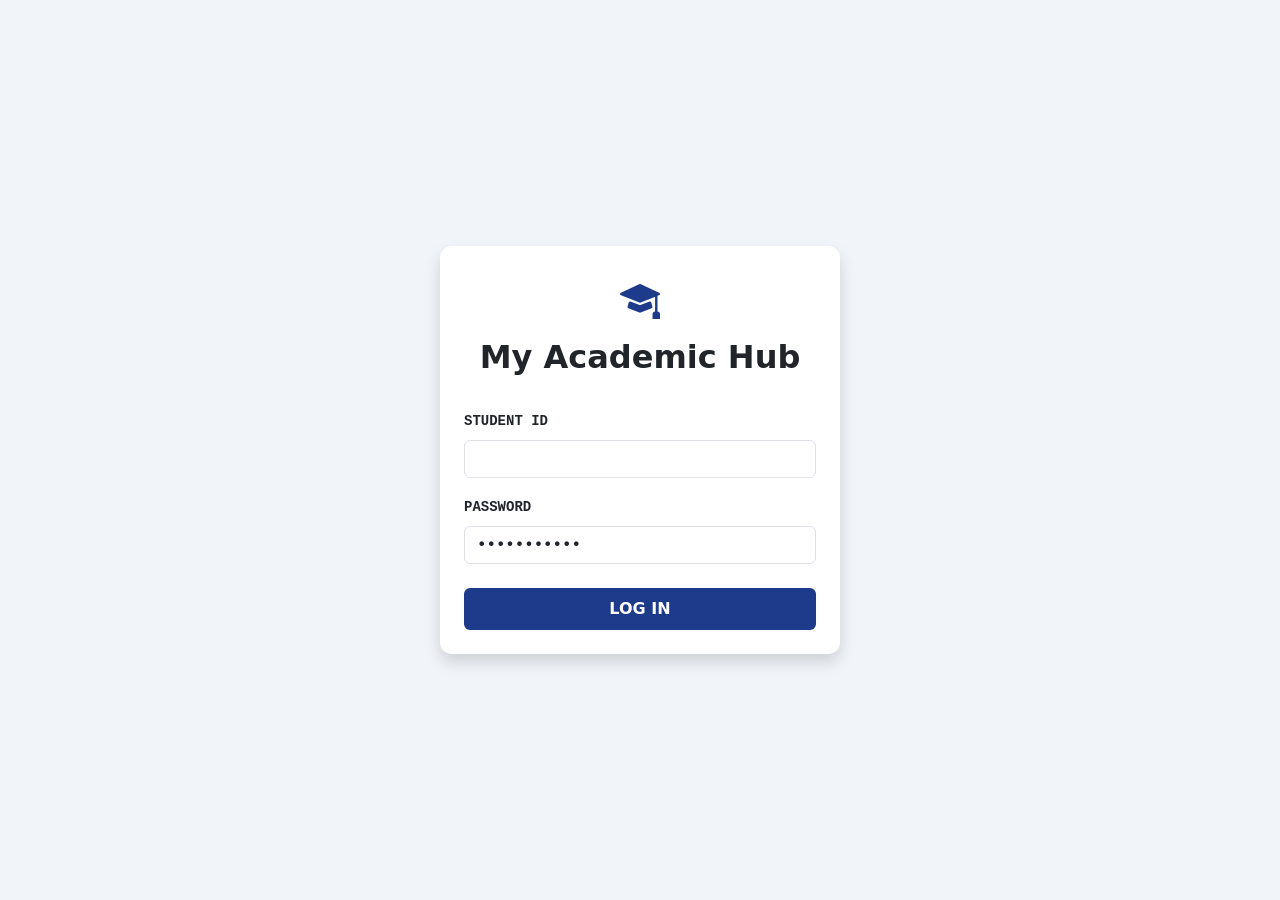
<file: index.html>
<!DOCTYPE html>
<html lang="en">
<head>
    <meta charset="UTF-8">
    <meta name="viewport" content="width=device-width, initial-scale=1.0">
    <title>My Academic Hub - Login</title>
    <link href="https://cdn.jsdelivr.net/npm/bootstrap@5.3.3/dist/css/bootstrap.min.css" rel="stylesheet">
    <link rel="stylesheet" href="https://cdn.jsdelivr.net/npm/bootstrap-icons@1.11.3/font/bootstrap-icons.min.css">
    <style>
        body { background-color: #f1f5f9; height: 100vh; display: flex; align-items: center; justify-content: center; }
        .login-card { max-width: 400px; width: 100%; border: none; border-radius: 12px; }
        .btn-custom { background-color: #1e3a8a; color: white; }
        .btn-custom:hover { background-color: #1e40af; color: white; }
    </style>
</head>
<body>
<div class="card login-card shadow p-4">
    <div class="text-center mb-4">
        <i class="bi bi-mortarboard-fill fs-1" style="color: #1e3a8a;"></i>
        <h2 class="fw-bold mt-2">My Academic Hub</h2>
    </div>
    <form action="dashboard.html" method="GET">
        <div class="mb-3">
            <label class="form-label font-monospace small fw-bold">STUDENT ID</label>
            <input type="text" class="form-control" value=" " required>
        </div>
        <div class="mb-4">
            <label class="form-label font-monospace small fw-bold">PASSWORD</label>
            <input type="password" class="form-control" value="password123" required>
        </div>
        <button type="submit" class="btn btn-custom w-100 py-2 fw-bold">LOG IN</button>
    </form>
</div>
</body>
</html>
</file>
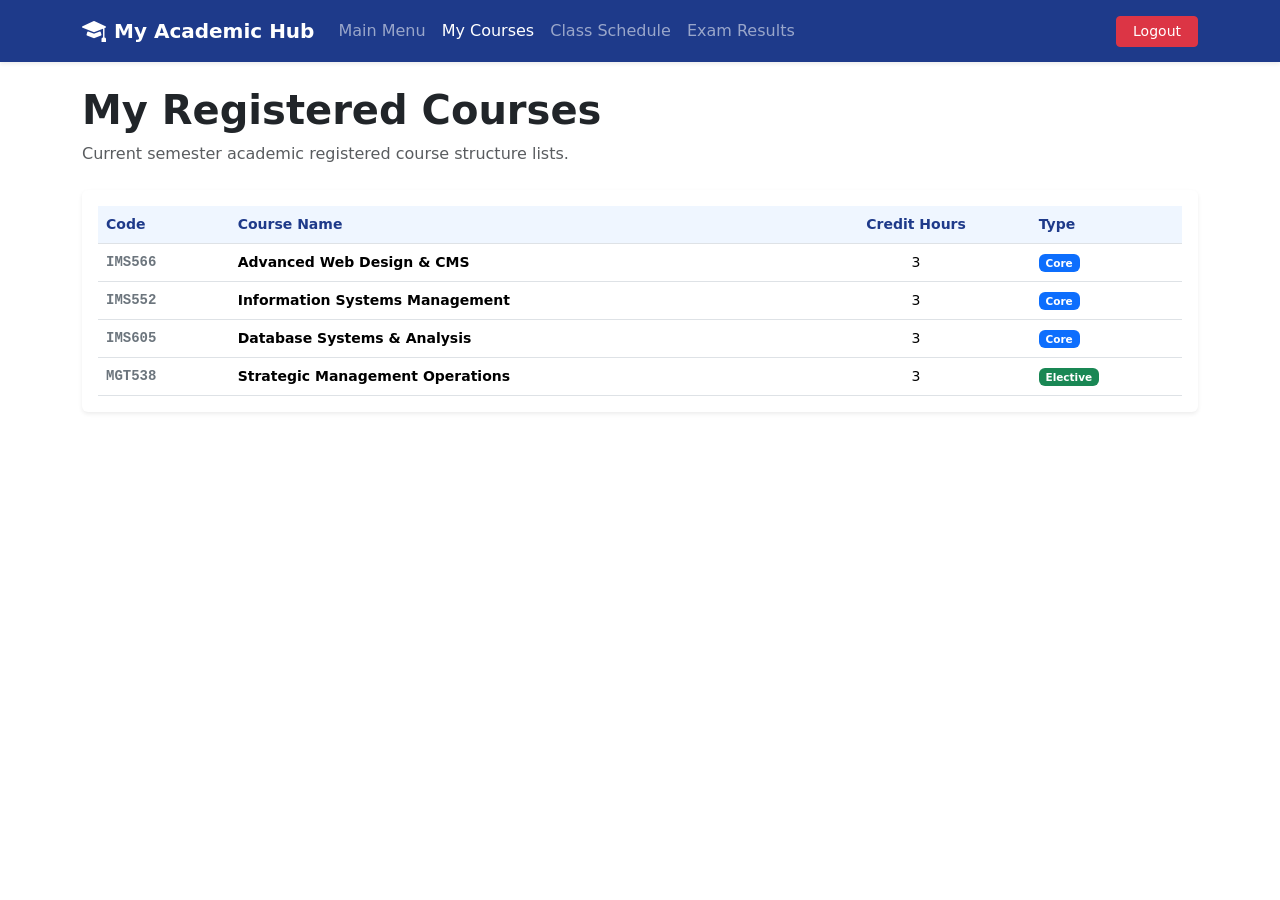
<file: courses.html>
<!DOCTYPE html>
<html lang="en">
<head>
    <meta charset="UTF-8">
    <meta name="viewport" content="width=device-width, initial-scale=1.0">
    <title>My Academic Hub - My Courses</title>
    <link href="https://cdn.jsdelivr.net/npm/bootstrap@5.3.3/dist/css/bootstrap.min.css" rel="stylesheet">
    <link rel="stylesheet" href="https://cdn.jsdelivr.net/npm/bootstrap-icons@1.11.3/font/bootstrap-icons.min.css">
    <style>
        .navbar-custom { background-color: #1e3a8a; }
        .table-header-custom th { background-color: #eff6ff !important; color: #1e3a8a !important; }
        [data-bs-theme="dark"] .bg-white { background-color: #1e293b !important; }
        [data-bs-theme="dark"] .text-dark { color: #f8f9fa !important; }
        [data-bs-theme="dark"] .table-header-custom th { background-color: #1e293b !important; color: #3b82f6 !important; }
    </style>
</head>
<body>

<nav class="navbar navbar-expand-md navbar-dark navbar-custom shadow-sm mb-4">
    <div class="container">
        <a class="navbar-brand fw-bold d-flex align-items-center gap-2" href="dashboard.html"><i class="bi bi-mortarboard-fill fs-4 text-white"></i><span>My Academic Hub</span></a>
        <div class="collapse navbar-collapse" id="mainNav">
            <ul class="navbar-nav me-auto mb-2 mb-md-0">
                <li class="nav-item"><a class="nav-link" href="dashboard.html">Main Menu</a></li>
                <li class="nav-item"><a class="nav-link active" href="courses.html">My Courses</a></li>
                <li class="nav-item"><a class="nav-link" href="schedule.html">Class Schedule</a></li>
                <li class="nav-item"><a class="nav-link" href="results.html">Exam Results</a></li>
            </ul>
            <a href="index.html" class="btn btn-danger btn-sm px-3">Logout</a>
        </div>
    </div>
</nav>

<div class="container pb-5">
    <div class="mb-4">
        <h1 class="fw-bold text-dark">My Registered Courses</h1>
        <p class="text-muted">Current semester academic registered course structure lists.</p>
    </div>

    <div class="card shadow-sm border-0 bg-white p-3">
        <div class="table-responsive">
            <table class="table table-hover align-middle m-0" style="font-size: 14px;">
                <thead class="table-header-custom">
                    <tr><th>Code</th><th>Course Name</th><th class="text-center">Credit Hours</th><th>Type</th></tr>
                </thead>
                <tbody class="text-dark">
                    <tr><td class="font-monospace fw-bold text-secondary">IMS566</td><td class="fw-semibold">Advanced Web Design & CMS</td><td class="text-center">3</td><td><span class="badge bg-primary">Core</span></td></tr>
                    <tr><td class="font-monospace fw-bold text-secondary">IMS552</td><td class="fw-semibold">Information Systems Management</td><td class="text-center">3</td><td><span class="badge bg-primary">Core</span></td></tr>
                    <tr><td class="font-monospace fw-bold text-secondary">IMS605</td><td class="fw-semibold">Database Systems & Analysis</td><td class="text-center">3</td><td><span class="badge bg-primary">Core</span></td></tr>
                    <tr><td class="font-monospace fw-bold text-secondary">MGT538</td><td class="fw-semibold">Strategic Management Operations</td><td class="text-center">3</td><td><span class="badge bg-success">Elective</span></td></tr>
                </tbody>
            </table>
        </div>
    </div>
</div>
</body>
</html>
</file>
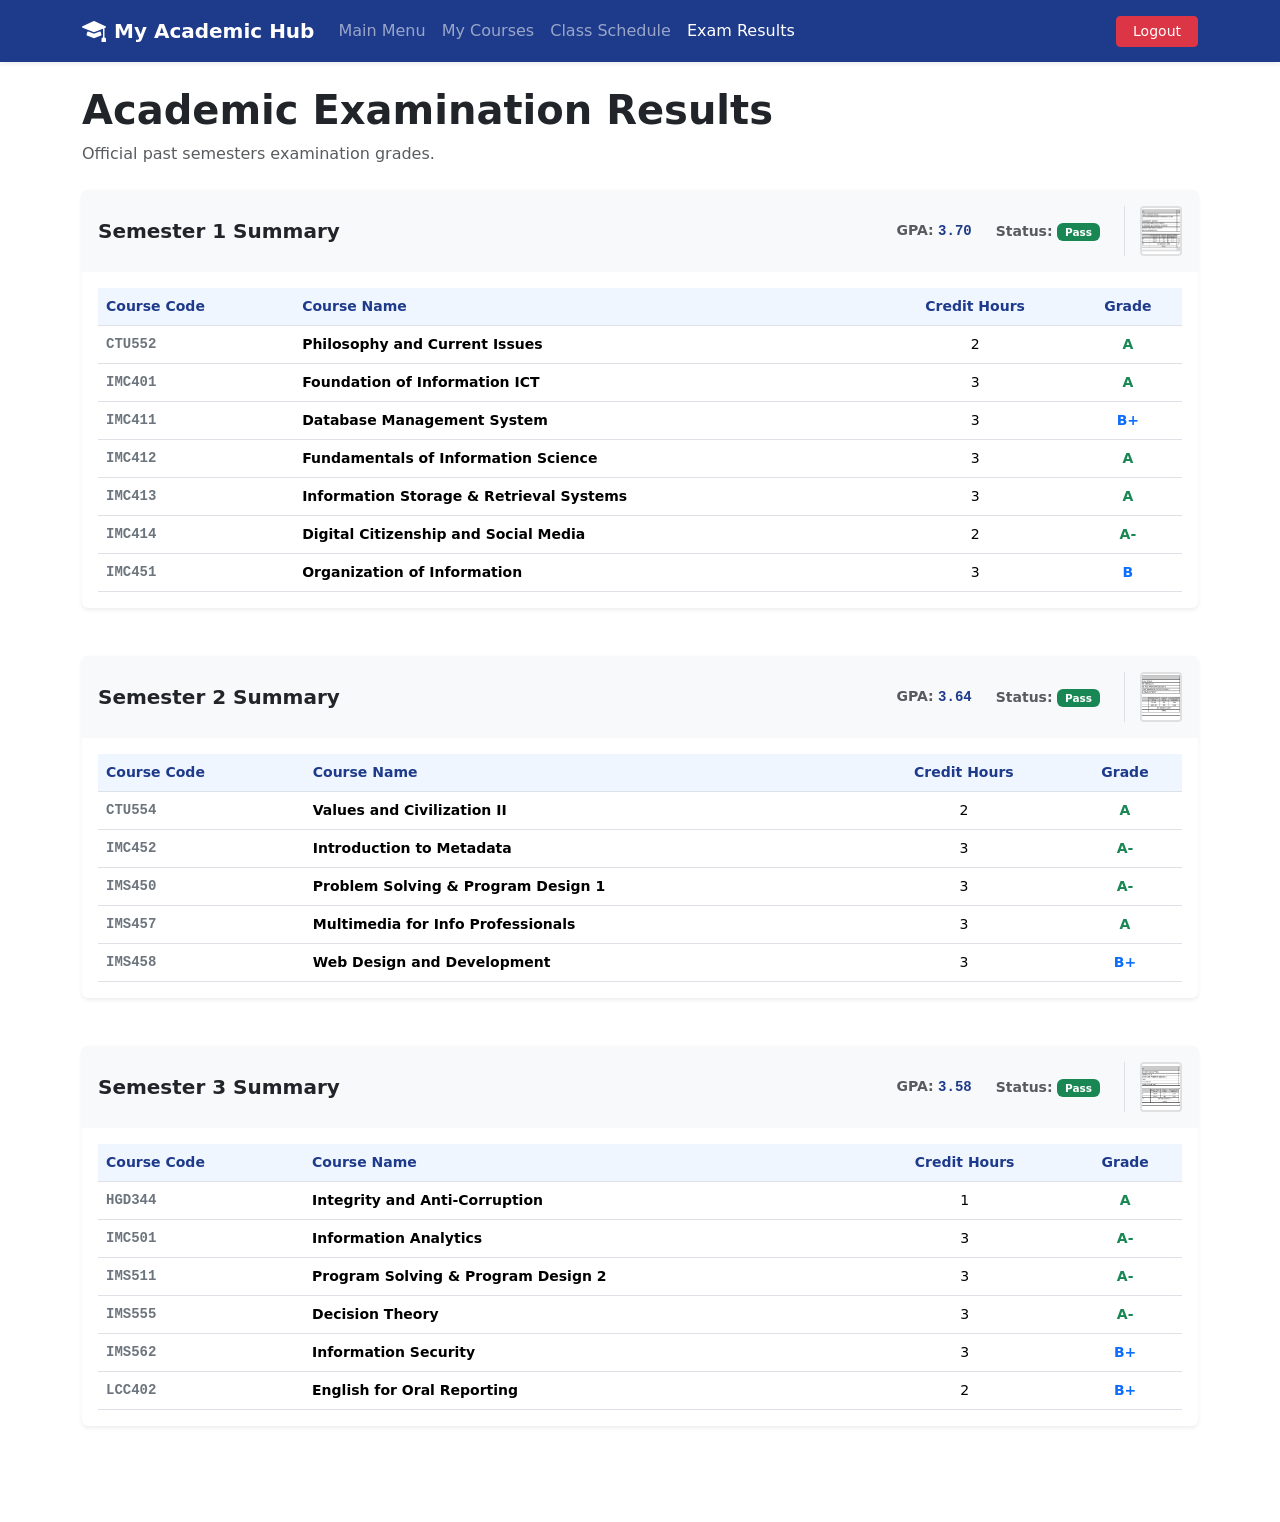
<file: results.html>
<!DOCTYPE html>
<html lang="en">
<head>
    <meta charset="UTF-8">
    <meta name="viewport" content="width=device-width, initial-scale=1.0">
    <title>My Academic Hub - Exam Results</title>
    <link href="https://cdn.jsdelivr.net/npm/bootstrap@5.3.3/dist/css/bootstrap.min.css" rel="stylesheet">
    <link rel="stylesheet" href="https://cdn.jsdelivr.net/npm/bootstrap-icons@1.11.3/font/bootstrap-icons.min.css">
    <style>
        .navbar-custom { background-color: #1e3a8a; }
        .scroll-margin { scroll-margin-top: 90px; }
        .table-header-custom th { background-color: #eff6ff !important; color: #1e3a8a !important; }
        .thumb-box { width: 42px; height: 50px; overflow: hidden; background-color: #f8f9fa; border: 2px solid rgba(0,0,0,0.1); border-radius: 4px; }
        .thumb-box img { width: 100%; height: 100%; object-fit: cover; }
        .text-divider { border-left: 1px solid #dee2e6; padding-left: 15px; }
        [data-bs-theme="dark"] .bg-white { background-color: #1e293b !important; }
        [data-bs-theme="dark"] .bg-light { background-color: #0f172a !important; }
        [data-bs-theme="dark"] .text-dark { color: #f8f9fa !important; }
        [data-bs-theme="dark"] .table-header-custom th { background-color: #1e293b !important; color: #3b82f6 !important; }
    </style>
</head>
<body>  

<nav class="navbar navbar-expand-md navbar-dark navbar-custom shadow-sm mb-4">
    <div class="container">
        <a class="navbar-brand fw-bold d-flex align-items-center gap-2" href="dashboard.html"><i class="bi bi-mortarboard-fill fs-4 text-white"></i><span>My Academic Hub</span></a>
        <div class="collapse navbar-collapse" id="mainNav">
            <ul class="navbar-nav me-auto mb-2 mb-md-0">
                <li class="nav-item"><a class="nav-link" href="dashboard.html">Main Menu</a></li>
                <li class="nav-item"><a class="nav-link" href="courses.html">My Courses</a></li>
                <li class="nav-item"><a class="nav-link" href="schedule.html">Class Schedule</a></li>
                <li class="nav-item"><a class="nav-link active" href="results.html">Exam Results</a></li>
            </ul>
            <a href="index.html" class="btn btn-danger btn-sm px-3">Logout</a>
        </div>
    </div>
</nav>

<div class="container pb-5">
    <div class="mb-4">
        <h1 class="fw-bold text-dark">Academic Examination Results</h1>
        <p class="text-muted">Official past semesters examination grades.</p>
    </div>

    <div class="card shadow-sm border-0 mb-5 bg-white scroll-margin" id="sem1">
        <div class="card-header border-0 bg-light py-3 d-flex justify-content-between align-items-center flex-wrap gap-2">
            <div><h5 class="m-0 fw-bold text-dark">Semester 1 Summary</h5></div>
            <div class="d-flex align-items-center gap-4">
                <div class="small"><span class="text-muted fw-bold">GPA:</span> <span class="font-monospace text-primary fw-bold" style="color: #1e3a8a !important;">3.70</span></div>
                <div class="small"><span class="text-muted fw-bold">Status:</span> <span class="badge bg-success py-1 px-2">Pass</span></div>
                <div class="text-center text-divider">
                    <a href="docs/sem1-transcript.png" target="_blank">
                        <div class="thumb-box"><img src="docs/sem1-transcript.png" alt="Slip" onerror="this.src='data:image/svg+xml,<svg xmlns=\'http://www.w3.org/2000/svg\' width=\'42\' height=\'50\' fill=\'%23ccc\'><rect width=\'100%\' height=\'100%\' fill=\'#f1f5f9\'/><text x=\'50%\' y=\'60%\' font-size=\'8\' text-anchor=\'middle\'>SLIP</text></svg>'"></div>
                    </a>
                </div>
            </div>
        </div>
        <div class="table-responsive p-3">
            <table class="table table-hover align-middle m-0 text-dark" style="font-size: 14px;">
                <thead class="table-header-custom">
                    <tr><th>Course Code</th><th>Course Name</th><th class="text-center">Credit Hours</th><th class="text-center">Grade</th></tr>
                </thead>
                <tbody>
                    <tr><td class="font-monospace fw-bold text-secondary">CTU552</td><td class="fw-semibold">Philosophy and Current Issues</td><td class="text-center">2</td><td class="text-center fw-bold text-success">A</td></tr>
                    <tr><td class="font-monospace fw-bold text-secondary">IMC401</td><td class="fw-semibold">Foundation of Information ICT</td><td class="text-center">3</td><td class="text-center fw-bold text-success">A</td></tr>
                    <tr><td class="font-monospace fw-bold text-secondary">IMC411</td><td class="fw-semibold">Database Management System</td><td class="text-center">3</td><td class="text-center fw-bold text-primary">B+</td></tr>
                    <tr><td class="font-monospace fw-bold text-secondary">IMC412</td><td class="fw-semibold">Fundamentals of Information Science</td><td class="text-center">3</td><td class="text-center fw-bold text-success">A</td></tr>
                    <tr><td class="font-monospace fw-bold text-secondary">IMC413</td><td class="fw-semibold">Information Storage & Retrieval Systems</td><td class="text-center">3</td><td class="text-center fw-bold text-success">A</td></tr>
                    <tr><td class="font-monospace fw-bold text-secondary">IMC414</td><td class="fw-semibold">Digital Citizenship and Social Media</td><td class="text-center">2</td><td class="text-center fw-bold text-success">A-</td></tr>
                    <tr><td class="font-monospace fw-bold text-secondary">IMC451</td><td class="fw-semibold">Organization of Information</td><td class="text-center">3</td><td class="text-center fw-bold text-primary">B</td></tr>
                </tbody>
            </table>
        </div>
    </div>

    <div class="card shadow-sm border-0 mb-5 bg-white scroll-margin" id="sem2">
        <div class="card-header border-0 bg-light py-3 d-flex justify-content-between align-items-center flex-wrap gap-2">
            <div><h5 class="m-0 fw-bold text-dark">Semester 2 Summary</h5></div>
            <div class="d-flex align-items-center gap-4">
                <div class="small"><span class="text-muted fw-bold">GPA:</span> <span class="font-monospace text-primary fw-bold" style="color: #1e3a8a !important;">3.64</span></div>
                <div class="small"><span class="text-muted fw-bold">Status:</span> <span class="badge bg-success py-1 px-2">Pass</span></div>
                <div class="text-center text-divider">
                    <a href="docs/sem2-transcript.png" target="_blank">
                        <div class="thumb-box"><img src="docs/sem2-transcript.png" alt="Slip" onerror="this.src='data:image/svg+xml,<svg xmlns=\'http://www.w3.org/2000/svg\' width=\'42\' height=\'50\' fill=\'%23ccc\'><rect width=\'100%\' height=\'100%\' fill=\'#f1f5f9\'/><text x=\'50%\' y=\'60%\' font-size=\'8\' text-anchor=\'middle\'>SLIP</text></svg>'"></div>
                    </a>
                </div>
            </div>
        </div>
        <div class="table-responsive p-3">
            <table class="table table-hover align-middle m-0 text-dark" style="font-size: 14px;">
                <thead class="table-header-custom">
                    <tr><th>Course Code</th><th>Course Name</th><th class="text-center">Credit Hours</th><th class="text-center">Grade</th></tr>
                </thead>
                <tbody>
                    <tr><td class="font-monospace fw-bold text-secondary">CTU554</td><td class="fw-semibold">Values and Civilization II</td><td class="text-center">2</td><td class="text-center fw-bold text-success">A</td></tr>
                    <tr><td class="font-monospace fw-bold text-secondary">IMC452</td><td class="fw-semibold">Introduction to Metadata</td><td class="text-center">3</td><td class="text-center fw-bold text-success">A-</td></tr>
                    <tr><td class="font-monospace fw-bold text-secondary">IMS450</td><td class="fw-semibold">Problem Solving & Program Design 1</td><td class="text-center">3</td><td class="text-center fw-bold text-success">A-</td></tr>
                    <tr><td class="font-monospace fw-bold text-secondary">IMS457</td><td class="fw-semibold">Multimedia for Info Professionals</td><td class="text-center">3</td><td class="text-center fw-bold text-success">A</td></tr>
                    <tr><td class="font-monospace fw-bold text-secondary">IMS458</td><td class="fw-semibold">Web Design and Development</td><td class="text-center">3</td><td class="text-center fw-bold text-primary">B+</td></tr>
                </tbody>
            </table>
        </div>
    </div>

    <div class="card shadow-sm border-0 mb-5 bg-white scroll-margin" id="sem3">
        <div class="card-header border-0 bg-light py-3 d-flex justify-content-between align-items-center flex-wrap gap-2">
            <div><h5 class="m-0 fw-bold text-dark">Semester 3 Summary</h5></div>
            <div class="d-flex align-items-center gap-4">
                <div class="small"><span class="text-muted fw-bold">GPA:</span> <span class="font-monospace text-primary fw-bold" style="color: #1e3a8a !important;">3.58</span></div>
                <div class="small"><span class="text-muted fw-bold">Status:</span> <span class="badge bg-success py-1 px-2">Pass</span></div>
                <div class="text-center text-divider">
                    <a href="docs/sem3-transcript.png" target="_blank">
                        <div class="thumb-box"><img src="docs/sem3-transcript.png" alt="Slip" onerror="this.src='data:image/svg+xml,<svg xmlns=\'http://www.w3.org/2000/svg\' width=\'42\' height=\'50\' fill=\'%23ccc\'><rect width=\'100%\' height=\'100%\' fill=\'#f1f5f9\'/><text x=\'50%\' y=\'60%\' font-size=\'8\' text-anchor=\'middle\'>SLIP</text></svg>'"></div>
                    </a>
                </div>
            </div>
        </div>
        <div class="table-responsive p-3">
            <table class="table table-hover align-middle m-0 text-dark" style="font-size: 14px;">
                <thead class="table-header-custom">
                    <tr><th>Course Code</th><th>Course Name</th><th class="text-center">Credit Hours</th><th class="text-center">Grade</th></tr>
                </thead>
                <tbody>
                    <tr><td class="font-monospace fw-bold text-secondary">HGD344</td><td class="fw-semibold">Integrity and Anti-Corruption</td><td class="text-center">1</td><td class="text-center fw-bold text-success">A</td></tr>
                    <tr><td class="font-monospace fw-bold text-secondary">IMC501</td><td class="fw-semibold">Information Analytics</td><td class="text-center">3</td><td class="text-center fw-bold text-success">A-</td></tr>
                    <tr><td class="font-monospace fw-bold text-secondary">IMS511</td><td class="fw-semibold">Program Solving & Program Design 2</td><td class="text-center">3</td><td class="text-center fw-bold text-success">A-</td></tr>
                    <tr><td class="font-monospace fw-bold text-secondary">IMS555</td><td class="fw-semibold">Decision Theory</td><td class="text-center">3</td><td class="text-center fw-bold text-success">A-</td></tr>
                    <tr><td class="font-monospace fw-bold text-secondary">IMS562</td><td class="fw-semibold">Information Security</td><td class="text-center">3</td><td class="text-center fw-bold text-primary">B+</td></tr>
                    <tr><td class="font-monospace fw-bold text-secondary">LCC402</td><td class="fw-semibold">English for Oral Reporting</td><td class="text-center">2</td><td class="text-center fw-bold text-primary">B+</td></tr>
                </tbody>
            </table>
        </div>
    </div>
</div>
</body>
</html>
</file>
